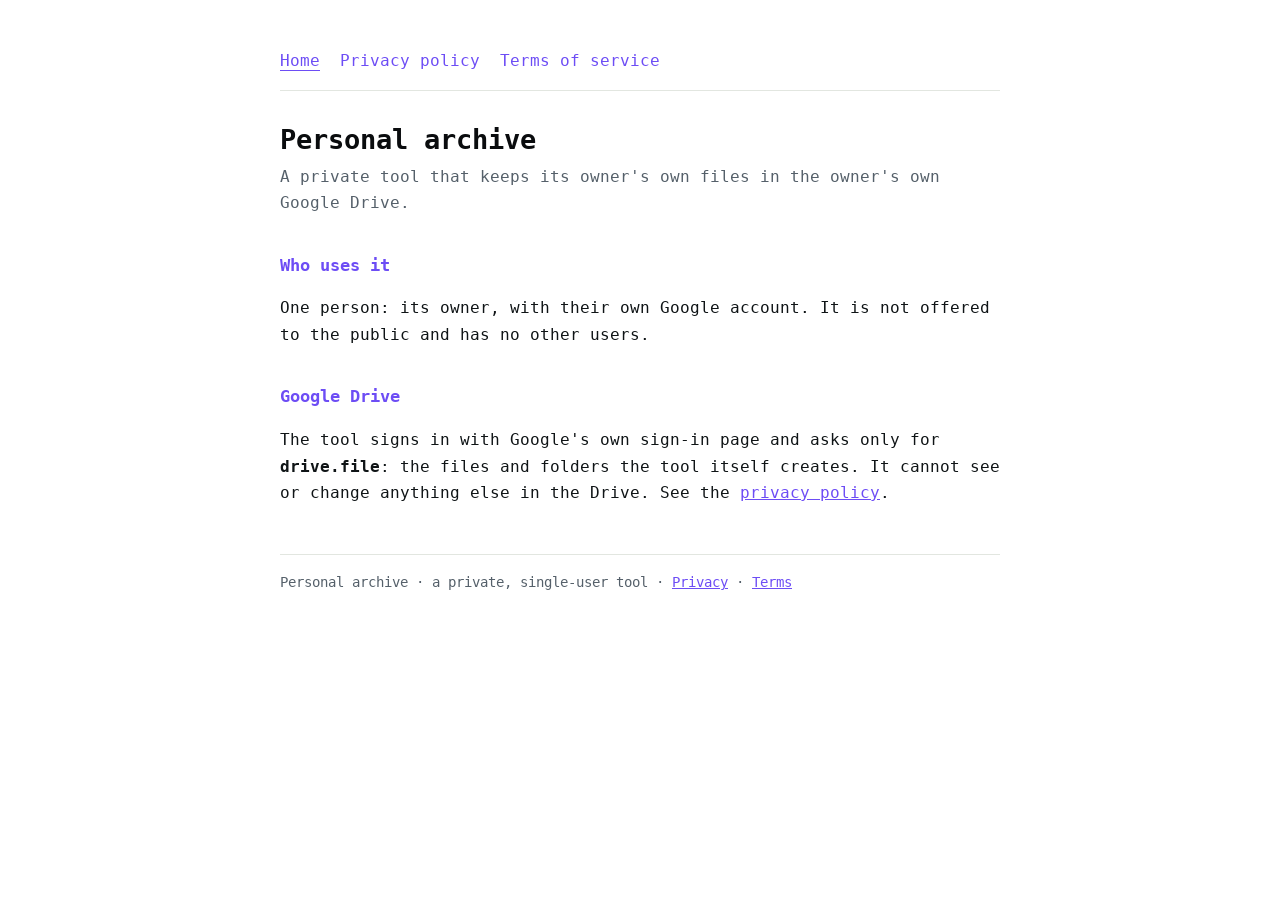
<file: index.html>
<!doctype html>
<html lang="en">
<head>
<meta charset="utf-8">
<meta name="viewport" content="width=device-width, initial-scale=1">
<title>Personal archive</title>
<meta name="description" content="A private tool that keeps its owner's own files in the owner's own Google Drive.">
<meta name="robots" content="noindex">
<link rel="stylesheet" href="brand.css">
<link rel="stylesheet" href="style.css">
</head>
<body>
<main>
  <nav><a href="./" aria-current="page">Home</a><a href="privacy.html">Privacy policy</a><a href="terms.html">Terms of service</a></nav>
  <h1>Personal archive</h1>
  <p class="lead">A private tool that keeps its owner's own files in the owner's own Google Drive.</p>

  <h2>Who uses it</h2>
  <p>One person: its owner, with their own Google account. It is not offered to the public and has no other users.</p>

  <h2>Google Drive</h2>
  <p>The tool signs in with Google's own sign-in page and asks only for <b>drive.file</b>: the files and folders the tool itself creates. It cannot see or change anything else in the Drive. See the <a href="privacy.html">privacy policy</a>.</p>
  <footer>Personal archive &middot; a private, single-user tool &middot; <a href="privacy.html">Privacy</a> &middot; <a href="terms.html">Terms</a></footer>
</main>
</body>
</html>
</file>
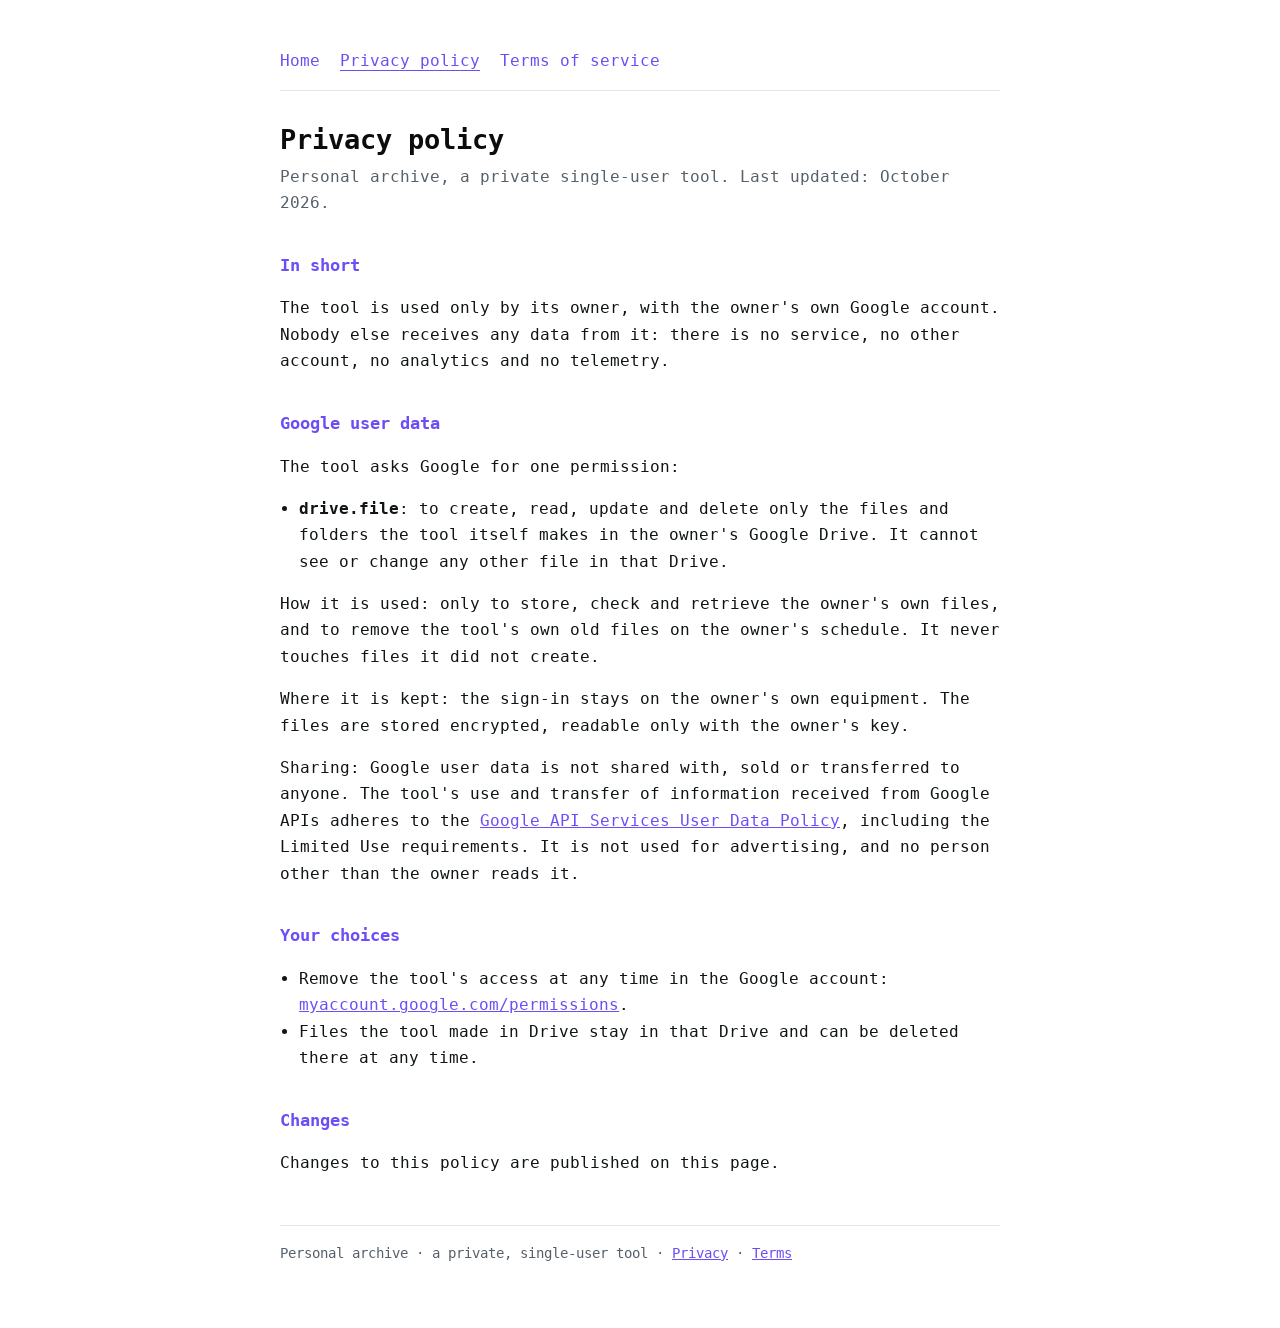
<file: privacy.html>
<!doctype html>
<html lang="en">
<head>
<meta charset="utf-8">
<meta name="viewport" content="width=device-width, initial-scale=1">
<title>Privacy policy · Personal archive</title>
<meta name="description" content="A private tool that keeps its owner's own files in the owner's own Google Drive.">
<meta name="robots" content="noindex">
<link rel="stylesheet" href="brand.css">
<link rel="stylesheet" href="style.css">
</head>
<body>
<main>
  <nav><a href="./">Home</a><a href="privacy.html" aria-current="page">Privacy policy</a><a href="terms.html">Terms of service</a></nav>
  <h1>Privacy policy</h1>
  <p class="lead">Personal archive, a private single-user tool. Last updated: October 2026.</p>

  <h2>In short</h2>
  <p>The tool is used only by its owner, with the owner's own Google account. Nobody else receives any data from it: there is no service, no other account, no analytics and no telemetry.</p>

  <h2>Google user data</h2>
  <p>The tool asks Google for one permission:</p>
  <ul>
    <li><b>drive.file</b>: to create, read, update and delete only the files and folders the tool itself makes in the owner's Google Drive. It cannot see or change any other file in that Drive.</li>
  </ul>
  <p>How it is used: only to store, check and retrieve the owner's own files, and to remove the tool's own old files on the owner's schedule. It never touches files it did not create.</p>
  <p>Where it is kept: the sign-in stays on the owner's own equipment. The files are stored encrypted, readable only with the owner's key.</p>
  <p>Sharing: Google user data is not shared with, sold or transferred to anyone. The tool's use and transfer of information received from Google APIs adheres to the <a href="https://developers.google.com/terms/api-services-user-data-policy">Google API Services User Data Policy</a>, including the Limited Use requirements. It is not used for advertising, and no person other than the owner reads it.</p>

  <h2>Your choices</h2>
  <ul>
    <li>Remove the tool's access at any time in the Google account: <a href="https://myaccount.google.com/permissions">myaccount.google.com/permissions</a>.</li>
    <li>Files the tool made in Drive stay in that Drive and can be deleted there at any time.</li>
  </ul>

  <h2>Changes</h2>
  <p>Changes to this policy are published on this page.</p>
  <footer>Personal archive &middot; a private, single-user tool &middot; <a href="privacy.html">Privacy</a> &middot; <a href="terms.html">Terms</a></footer>
</main>
</body>
</html>
</file>
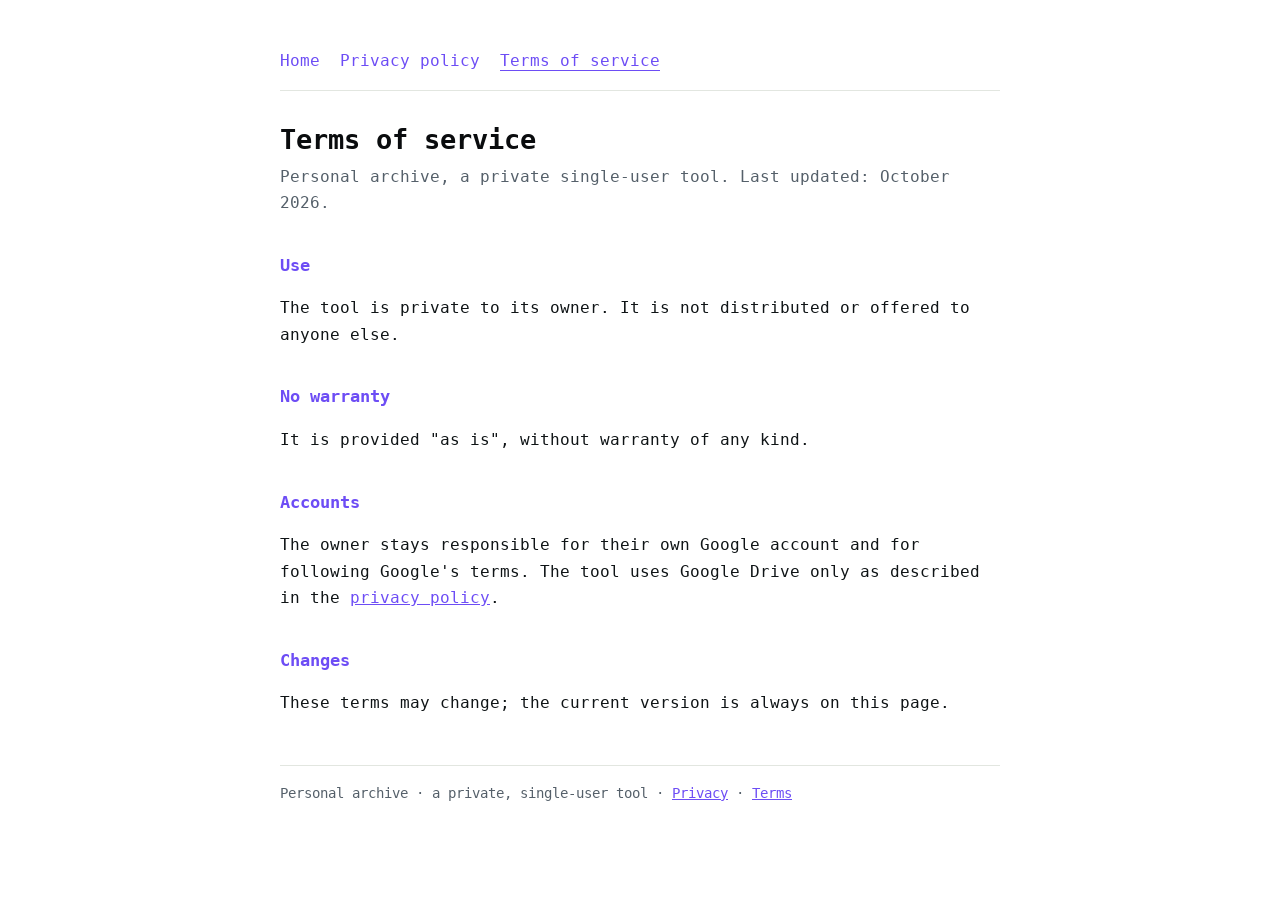
<file: terms.html>
<!doctype html>
<html lang="en">
<head>
<meta charset="utf-8">
<meta name="viewport" content="width=device-width, initial-scale=1">
<title>Terms of service · Personal archive</title>
<meta name="description" content="A private tool that keeps its owner's own files in the owner's own Google Drive.">
<meta name="robots" content="noindex">
<link rel="stylesheet" href="brand.css">
<link rel="stylesheet" href="style.css">
</head>
<body>
<main>
  <nav><a href="./">Home</a><a href="privacy.html">Privacy policy</a><a href="terms.html" aria-current="page">Terms of service</a></nav>
  <h1>Terms of service</h1>
  <p class="lead">Personal archive, a private single-user tool. Last updated: October 2026.</p>

  <h2>Use</h2>
  <p>The tool is private to its owner. It is not distributed or offered to anyone else.</p>

  <h2>No warranty</h2>
  <p>It is provided "as is", without warranty of any kind.</p>

  <h2>Accounts</h2>
  <p>The owner stays responsible for their own Google account and for following Google's terms. The tool uses Google Drive only as described in the <a href="privacy.html">privacy policy</a>.</p>

  <h2>Changes</h2>
  <p>These terms may change; the current version is always on this page.</p>
  <footer>Personal archive &middot; a private, single-user tool &middot; <a href="privacy.html">Privacy</a> &middot; <a href="terms.html">Terms</a></footer>
</main>
</body>
</html>
</file>
<file: brand.css>
/* Generated from tokens.json by brand.py build. Edit tokens.json, not this file. */
@font-face{font-family:'Brand Mono';font-weight:400;font-style:normal;src:url(fonts/DejaVuSansMono.ttf) format('truetype')}
  @font-face{font-family:'Brand Mono';font-weight:700;font-style:normal;src:url(fonts/DejaVuSansMono-Bold.ttf) format('truetype')}
  @font-face{font-family:'Brand Mono';font-weight:400;font-style:italic;src:url(fonts/DejaVuSansMono-Oblique.ttf) format('truetype')}
  @font-face{font-family:'Brand Mono';font-weight:700;font-style:italic;src:url(fonts/DejaVuSansMono-BoldOblique.ttf) format('truetype')}

:root {
  color-scheme: light dark;
  --font-mono: 'Brand Mono', 'JetBrains Mono', ui-monospace, SFMono-Regular, Menlo, Consolas, 'DejaVu Sans Mono', monospace;
  --color-lime: #CDF546;
  --color-violet: #A78BFA;
  --color-violet-deep: #6D4DF5;
  --color-black: #0A0C0E;
  --color-arrow: #818C92;
  --color-bronze: #B8834A;
  --color-silver: #9AA5AD;
  --color-gold: #D9B23A;
  --color-grey: #9AA5AD;
  --color-badge-neutral: #5A5A5A;
  --bg: #FFFFFF;
  --panel: #FFFFFF;
  --raised: #F4F7F8;
  --ink: #0F1416;
  --sub: #55606A;
  --rule: #E2E6E0;
  --rule-strong: #CBD2CE;
  --frame: #E2E6E0;
  --accent: #6D4DF5;
  --violet: #6D4DF5;
  --lime: #CDF546;
  --strong: #0A0C0E;
}

@media (prefers-color-scheme: dark) {
  :root:not([data-theme="light"]) {
    --font-mono: 'Brand Mono', 'JetBrains Mono', ui-monospace, SFMono-Regular, Menlo, Consolas, 'DejaVu Sans Mono', monospace;
    --color-lime: #CDF546;
    --color-violet: #A78BFA;
    --color-violet-deep: #6D4DF5;
    --color-black: #0A0C0E;
    --color-arrow: #818C92;
    --color-bronze: #B8834A;
    --color-silver: #9AA5AD;
    --color-gold: #D9B23A;
    --color-grey: #9AA5AD;
    --color-badge-neutral: #5A5A5A;
    --bg: #0A0C0E;
    --panel: #0E1316;
    --raised: #12171A;
    --ink: #EDF1F2;
    --sub: #8B969C;
    --rule: #222A2F;
    --rule-strong: #2C363C;
    --frame: #232B30;
    --accent: #CDF546;
    --violet: #A78BFA;
    --lime: #CDF546;
    --strong: #F4F7F8;
  }
}

:root[data-theme="dark"] {
  --font-mono: 'Brand Mono', 'JetBrains Mono', ui-monospace, SFMono-Regular, Menlo, Consolas, 'DejaVu Sans Mono', monospace;
  --color-lime: #CDF546;
  --color-violet: #A78BFA;
  --color-violet-deep: #6D4DF5;
  --color-black: #0A0C0E;
  --color-arrow: #818C92;
  --color-bronze: #B8834A;
  --color-silver: #9AA5AD;
  --color-gold: #D9B23A;
  --color-grey: #9AA5AD;
  --color-badge-neutral: #5A5A5A;
  --bg: #0A0C0E;
  --panel: #0E1316;
  --raised: #12171A;
  --ink: #EDF1F2;
  --sub: #8B969C;
  --rule: #222A2F;
  --rule-strong: #2C363C;
  --frame: #232B30;
  --accent: #CDF546;
  --violet: #A78BFA;
  --lime: #CDF546;
  --strong: #F4F7F8;
}
</file>
<file: style.css>
/* Layout only: colours and font come from brand.css (WhiteBrand's tokens). */
* { box-sizing: border-box; }
html, body { margin: 0; background: var(--bg); color: var(--ink); }
body { font: 16px/1.65 var(--font-mono); }
main { max-width: 760px; margin: 0 auto; padding: 48px 20px 64px; }
h1 { font-size: 1.7rem; line-height: 1.25; margin: 0 0 .4rem; color: var(--strong); }
h2 { font-size: 1.05rem; margin: 2.2rem 0 .5rem; color: var(--accent); }
.lead { color: var(--sub); margin-top: 0; }
a { color: var(--accent); }
nav { display: flex; flex-wrap: wrap; gap: 1.25rem; padding-bottom: 1rem; margin-bottom: 2rem; border-bottom: 1px solid var(--rule); }
nav a { text-decoration: none; }
nav a[aria-current="page"] { text-decoration: underline; text-underline-offset: 4px; }
ul { padding-left: 1.2rem; }
footer { margin-top: 3rem; padding-top: 1rem; border-top: 1px solid var(--rule); color: var(--sub); font-size: .85rem; }
</file>
